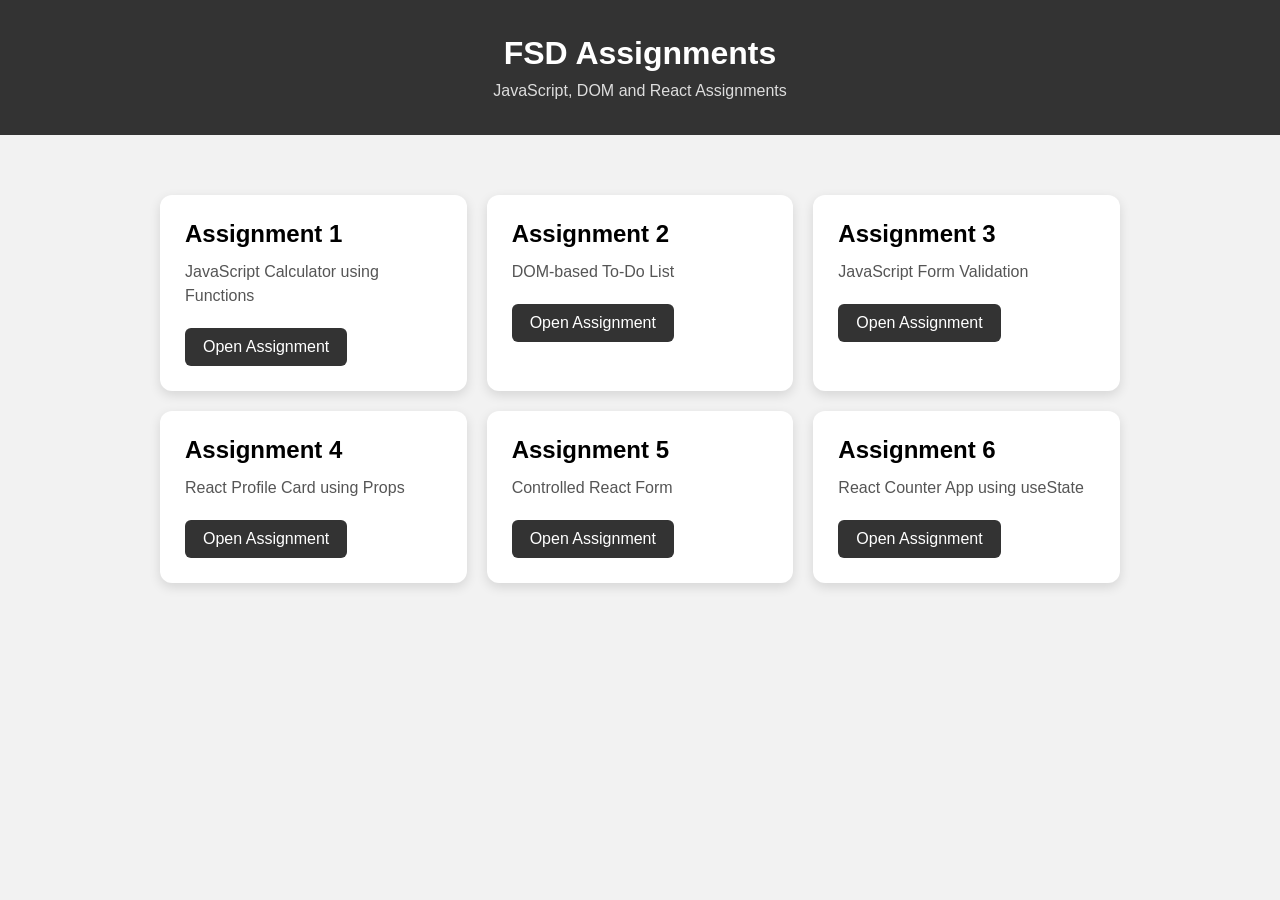
<file: index.html>
<!DOCTYPE html>
<html lang="en">

<head>
    <meta charset="UTF-8">
    <meta name="viewport" content="width=device-width, initial-scale=1.0">

    <title>FSD Assignments</title>

    <style>
        * {
            box-sizing: border-box;
            margin: 0;
            padding: 0;
        }

        body {
            font-family: Arial, sans-serif;
            background-color: #f2f2f2;
            min-height: 100vh;
        }

        header {
            background-color: #333;
            color: white;
            text-align: center;
            padding: 35px 20px;
        }

        header h1 {
            margin-bottom: 10px;
        }

        header p {
            color: #ddd;
        }

        .container {
            max-width: 1000px;
            margin: 40px auto;
            padding: 20px;
        }

        .assignments {
            display: grid;
            grid-template-columns: repeat(auto-fit, minmax(280px, 1fr));
            gap: 20px;
        }

        .card {
            background-color: white;
            padding: 25px;
            border-radius: 12px;
            box-shadow: 0 4px 12px rgba(0, 0, 0, 0.12);
        }

        .card h2 {
            margin-bottom: 12px;
        }

        .card p {
            color: #555;
            margin-bottom: 20px;
            line-height: 1.5;
        }

        .card a {
            display: inline-block;
            padding: 10px 18px;
            background-color: #333;
            color: white;
            text-decoration: none;
            border-radius: 6px;
        }

        .card a:hover {
            background-color: #555;
        }
    </style>
</head>

<body>

    <header>
        <h1>FSD Assignments</h1>
        <p>JavaScript, DOM and React Assignments</p>
    </header>

    <div class="container">

        <div class="assignments">

            <!-- Assignment 1 -->
            <div class="card">
                <h2>Assignment 1</h2>
                <p>JavaScript Calculator using Functions</p>

                <a href="./Assignment1_Calculator/">
                    Open Assignment
                </a>
            </div>


            <!-- Assignment 2 -->
            <div class="card">
                <h2>Assignment 2</h2>
                <p>DOM-based To-Do List</p>

                <a href="./Assignment2_DOM_ToDo/">
                    Open Assignment
                </a>
            </div>


            <!-- Assignment 3 -->
            <div class="card">
                <h2>Assignment 3</h2>
                <p>JavaScript Form Validation</p>

                <a href="./Assignment3_Form_Validation/">
                    Open Assignment
                </a>
            </div>


            <!-- Assignment 4 -->
            <div class="card">
                <h2>Assignment 4</h2>
                <p>React Profile Card using Props</p>

                <a href="./Assignment4_React_Profile/">
                    Open Assignment
                </a>
            </div>


            <!-- Assignment 5 -->
            <div class="card">
                <h2>Assignment 5</h2>
                <p>Controlled React Form</p>

                <a href="./Assignment5_React_Form/">
                    Open Assignment

                </a>
            </div>


            <!-- Assignment 6 -->
            <div class="card">
                <h2>Assignment 6</h2>
                <p>React Counter App using useState</p>

                <a href="./Assignment6_React_Counter/">
                    Open Assignment
                </a>
            </div>

        </div>

    </div>

</body>

</html>
</file>
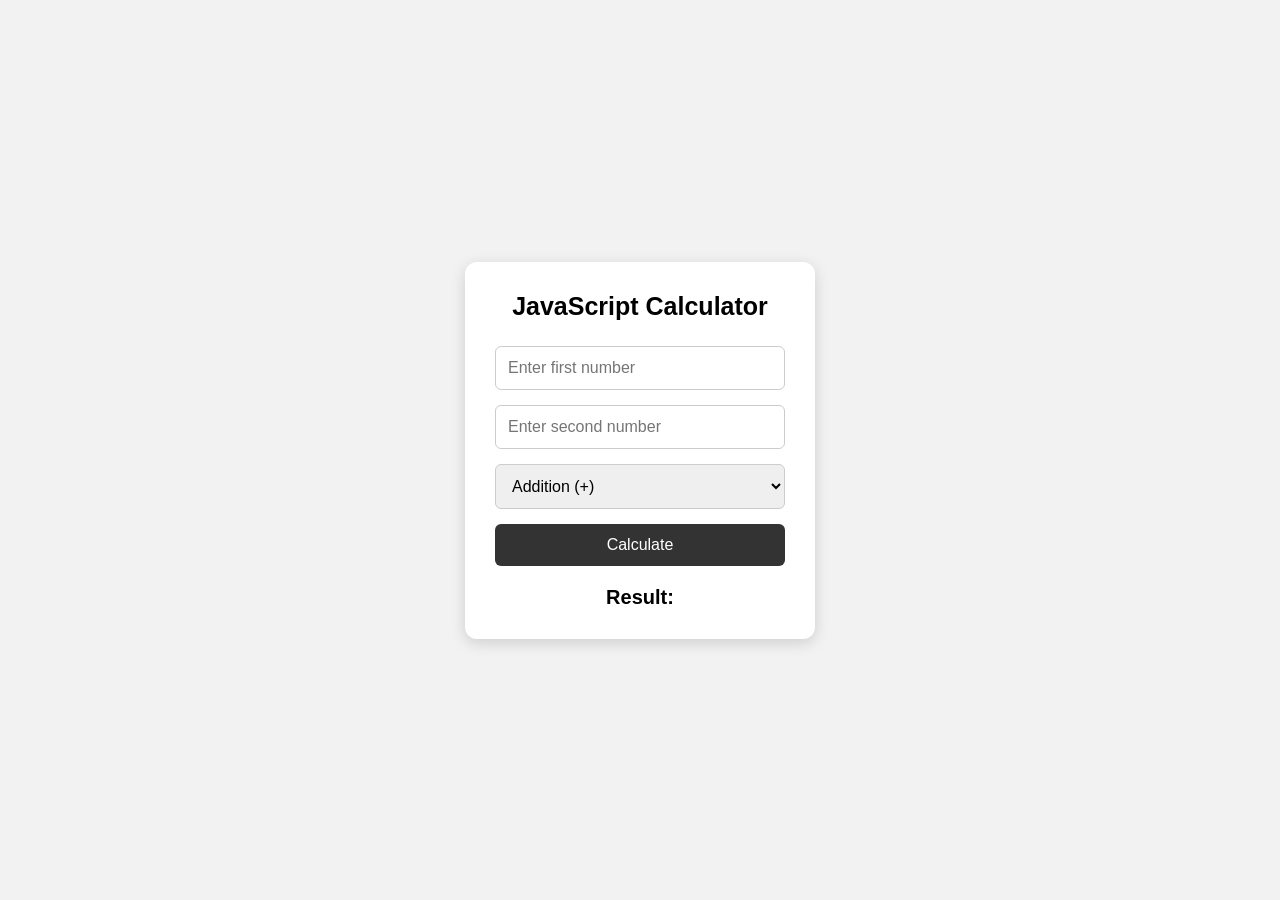
<file: Assignment1_Calculator/index.html>
<!DOCTYPE html>
<html lang="en">
<head>
    <meta charset="UTF-8">
    <meta name="viewport" content="width=device-width, initial-scale=1.0">
    <title>JavaScript Calculator</title>
    <link rel="stylesheet" href="style.css">
</head>

<body>

    <div class="calculator">
        <h1>JavaScript Calculator</h1>

        <input type="number" id="num1" placeholder="Enter first number">

        <input type="number" id="num2" placeholder="Enter second number">

        <select id="operator">
            <option value="add">Addition (+)</option>
            <option value="subtract">Subtraction (-)</option>
            <option value="multiply">Multiplication (×)</option>
            <option value="divide">Division (÷)</option>
        </select>

        <button onclick="calculate()">Calculate</button>

        <div id="result">Result: </div>
    </div>

    <script src="script.js"></script>

</body>
</html>
</file>
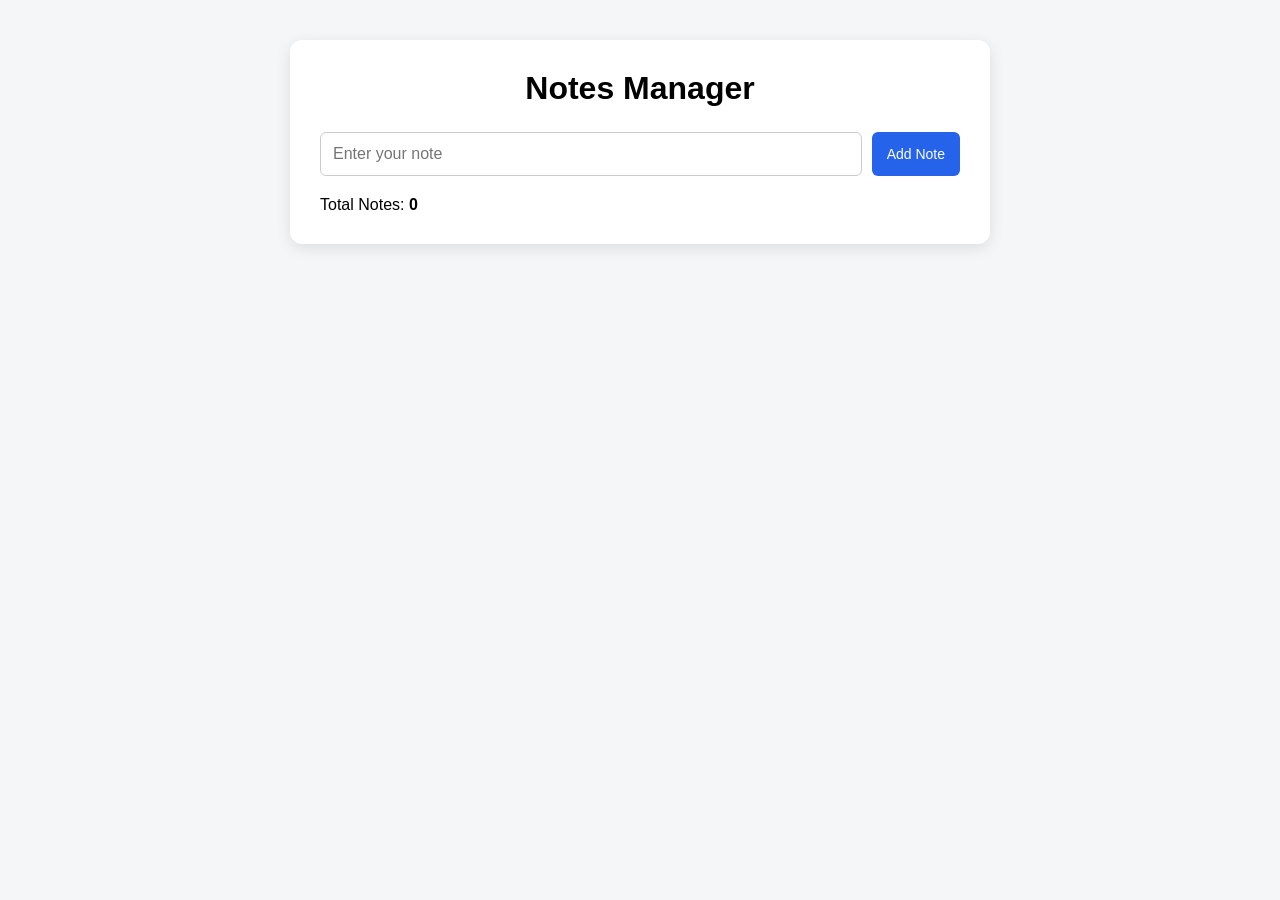
<file: Assignment2_DOM_ToDo/index.html>
<!DOCTYPE html>
<html lang="en">
<head>
    <meta charset="UTF-8">
    <meta name="viewport" content="width=device-width, initial-scale=1.0">
    <title>Notes Manager</title>
    <link rel="stylesheet" href="style.css">
</head>
<body>

    <div class="container">
        <h1>Notes Manager</h1>

        <div class="note-input">
            <input type="text" id="noteInput" placeholder="Enter your note">
            <button id="addNoteBtn">Add Note</button>
        </div>

        <p>Total Notes: <span id="noteCount">0</span></p>

        <div id="notesContainer"></div>
    </div>

    <script src="script.js"></script>
</body>
</html>
</file>
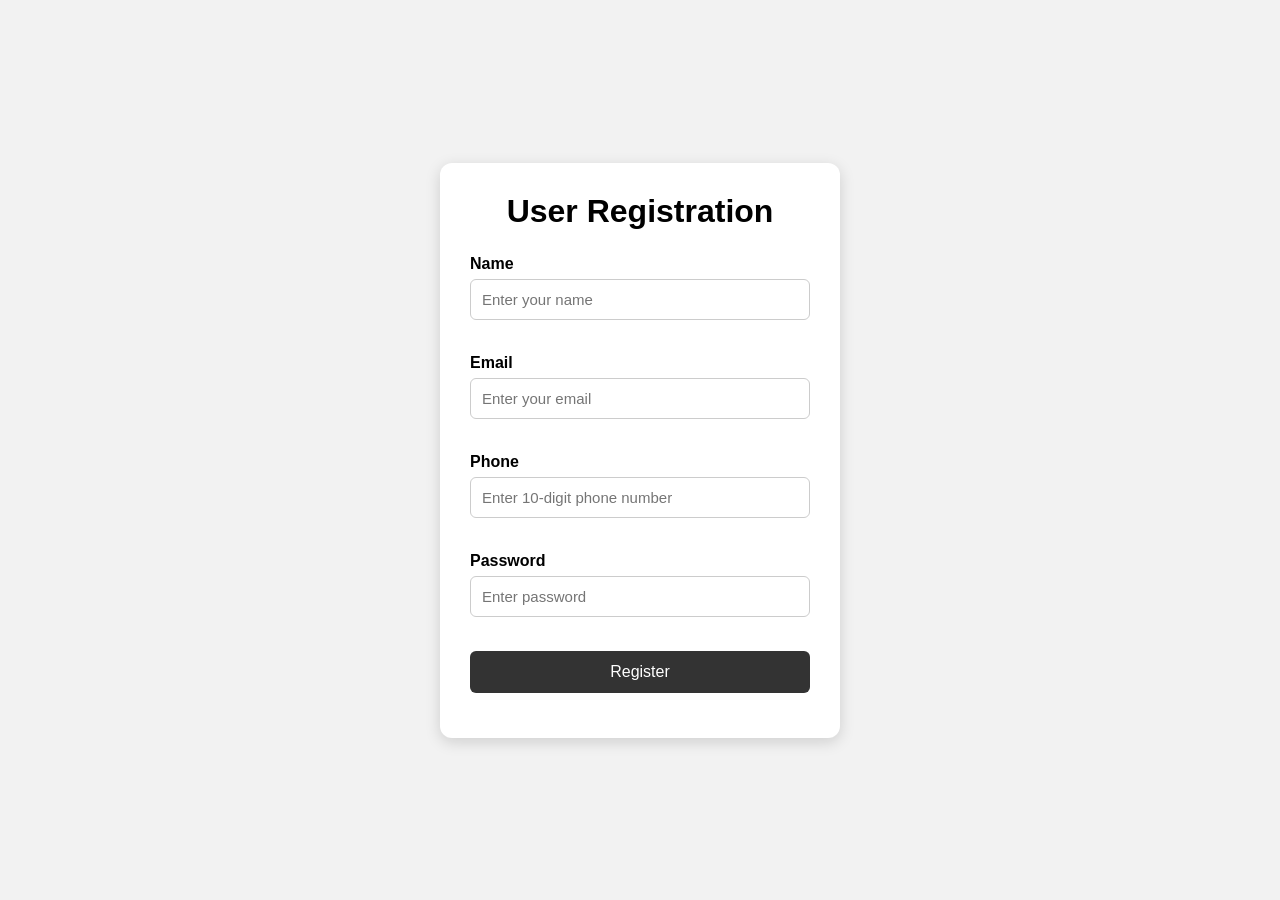
<file: Assignment3_Form_Validation/index.html>
<!DOCTYPE html>
<html lang="en">
<head>
    <meta charset="UTF-8">
    <meta name="viewport" content="width=device-width, initial-scale=1.0">
    <title>User Registration Form</title>
    <link rel="stylesheet" href="style.css">
</head>

<body>

    <div class="form-container">

        <h1>User Registration</h1>

        <form id="registrationForm">

            <label for="name">Name</label>
            <input type="text" id="name" placeholder="Enter your name">
            <small id="nameError"></small>

            <label for="email">Email</label>
            <input type="text" id="email" placeholder="Enter your email">
            <small id="emailError"></small>

            <label for="phone">Phone</label>
            <input type="text" id="phone" placeholder="Enter 10-digit phone number">
            <small id="phoneError"></small>

            <label for="password">Password</label>
            <input type="password" id="password" placeholder="Enter password">
            <small id="passwordError"></small>

            <button type="submit">Register</button>

            <p id="successMessage"></p>

        </form>

    </div>

    <script src="script.js"></script>

</body>
</html>
</file>
<file: Assignment1_Calculator/style.css>
* {
    box-sizing: border-box;
    margin: 0;
    padding: 0;
}

body {
    font-family: Arial, sans-serif;
    background-color: #f2f2f2;

    display: flex;
    justify-content: center;
    align-items: center;

    min-height: 100vh;
}

.calculator {
    background-color: white;
    width: 350px;
    padding: 30px;
    border-radius: 12px;

    box-shadow: 0 4px 15px rgba(0, 0, 0, 0.15);

    text-align: center;
}

h1 {
    margin-bottom: 25px;
    font-size: 25px;
}

input,
select {
    width: 100%;
    padding: 12px;
    margin-bottom: 15px;

    border: 1px solid #ccc;
    border-radius: 6px;

    font-size: 16px;
}

button {
    width: 100%;
    padding: 12px;

    background-color: #333;
    color: white;

    border: none;
    border-radius: 6px;

    font-size: 16px;
    cursor: pointer;
}

button:hover {
    background-color: #555;
}

#result {
    margin-top: 20px;
    font-size: 20px;
    font-weight: bold;
}
</file>
<file: Assignment2_DOM_ToDo/style.css>
* {
    box-sizing: border-box;
    margin: 0;
    padding: 0;
    font-family: Arial, sans-serif;
}

body {
    background-color: #f4f6f8;
    padding: 40px 20px;
}

.container {
    max-width: 700px;
    margin: auto;
    background-color: white;
    padding: 30px;
    border-radius: 12px;
    box-shadow: 0 4px 15px rgba(0, 0, 0, 0.1);
}

h1 {
    text-align: center;
    margin-bottom: 25px;
}

.note-input {
    display: flex;
    gap: 10px;
    margin-bottom: 20px;
}

#noteInput {
    flex: 1;
    padding: 12px;
    border: 1px solid #ccc;
    border-radius: 6px;
    font-size: 16px;
}

button {
    border: none;
    padding: 10px 15px;
    border-radius: 6px;
    cursor: pointer;
    font-size: 14px;
}

#addNoteBtn {
    background-color: #2563eb;
    color: white;
}

#addNoteBtn:hover {
    background-color: #1d4ed8;
}

#noteCount {
    font-weight: bold;
}

.note {
    display: flex;
    justify-content: space-between;
    align-items: center;
    gap: 15px;
    padding: 15px;
    margin-top: 15px;
    background-color: #f9fafb;
    border: 1px solid #ddd;
    border-radius: 8px;
}

.note-text {
    flex: 1;
    word-break: break-word;
}

.note.important {
    background-color: #fff3cd;
    border-left: 5px solid #f59e0b;
}

.note-buttons {
    display: flex;
    gap: 5px;
}

.edit-btn {
    background-color: #22c55e;
    color: white;
}

.important-btn {
    background-color: #f59e0b;
    color: white;
}

.delete-btn {
    background-color: #ef4444;
    color: white;
}

button:hover {
    opacity: 0.85;
}
</file>
<file: Assignment3_Form_Validation/style.css>
* {
    box-sizing: border-box;
    margin: 0;
    padding: 0;
}

body {
    font-family: Arial, sans-serif;
    background-color: #f2f2f2;

    min-height: 100vh;

    display: flex;
    justify-content: center;
    align-items: center;
}

.form-container {
    background-color: white;
    width: 400px;
    padding: 30px;

    border-radius: 12px;

    box-shadow: 0 4px 15px rgba(0, 0, 0, 0.15);
}

h1 {
    text-align: center;
    margin-bottom: 25px;
}

label {
    display: block;
    margin-bottom: 6px;
    font-weight: bold;
}

input {
    width: 100%;
    padding: 11px;
    margin-bottom: 4px;

    border: 1px solid #ccc;
    border-radius: 6px;

    font-size: 15px;
}

small {
    display: block;
    min-height: 20px;
    color: #d00000;
    margin-bottom: 10px;
}

button {
    width: 100%;
    padding: 12px;

    background-color: #333;
    color: white;

    border: none;
    border-radius: 6px;

    font-size: 16px;
    cursor: pointer;
}

button:hover {
    background-color: #555;
}

#successMessage {
    text-align: center;
    color: green;
    font-weight: bold;
    margin-top: 15px;
}
</file>
